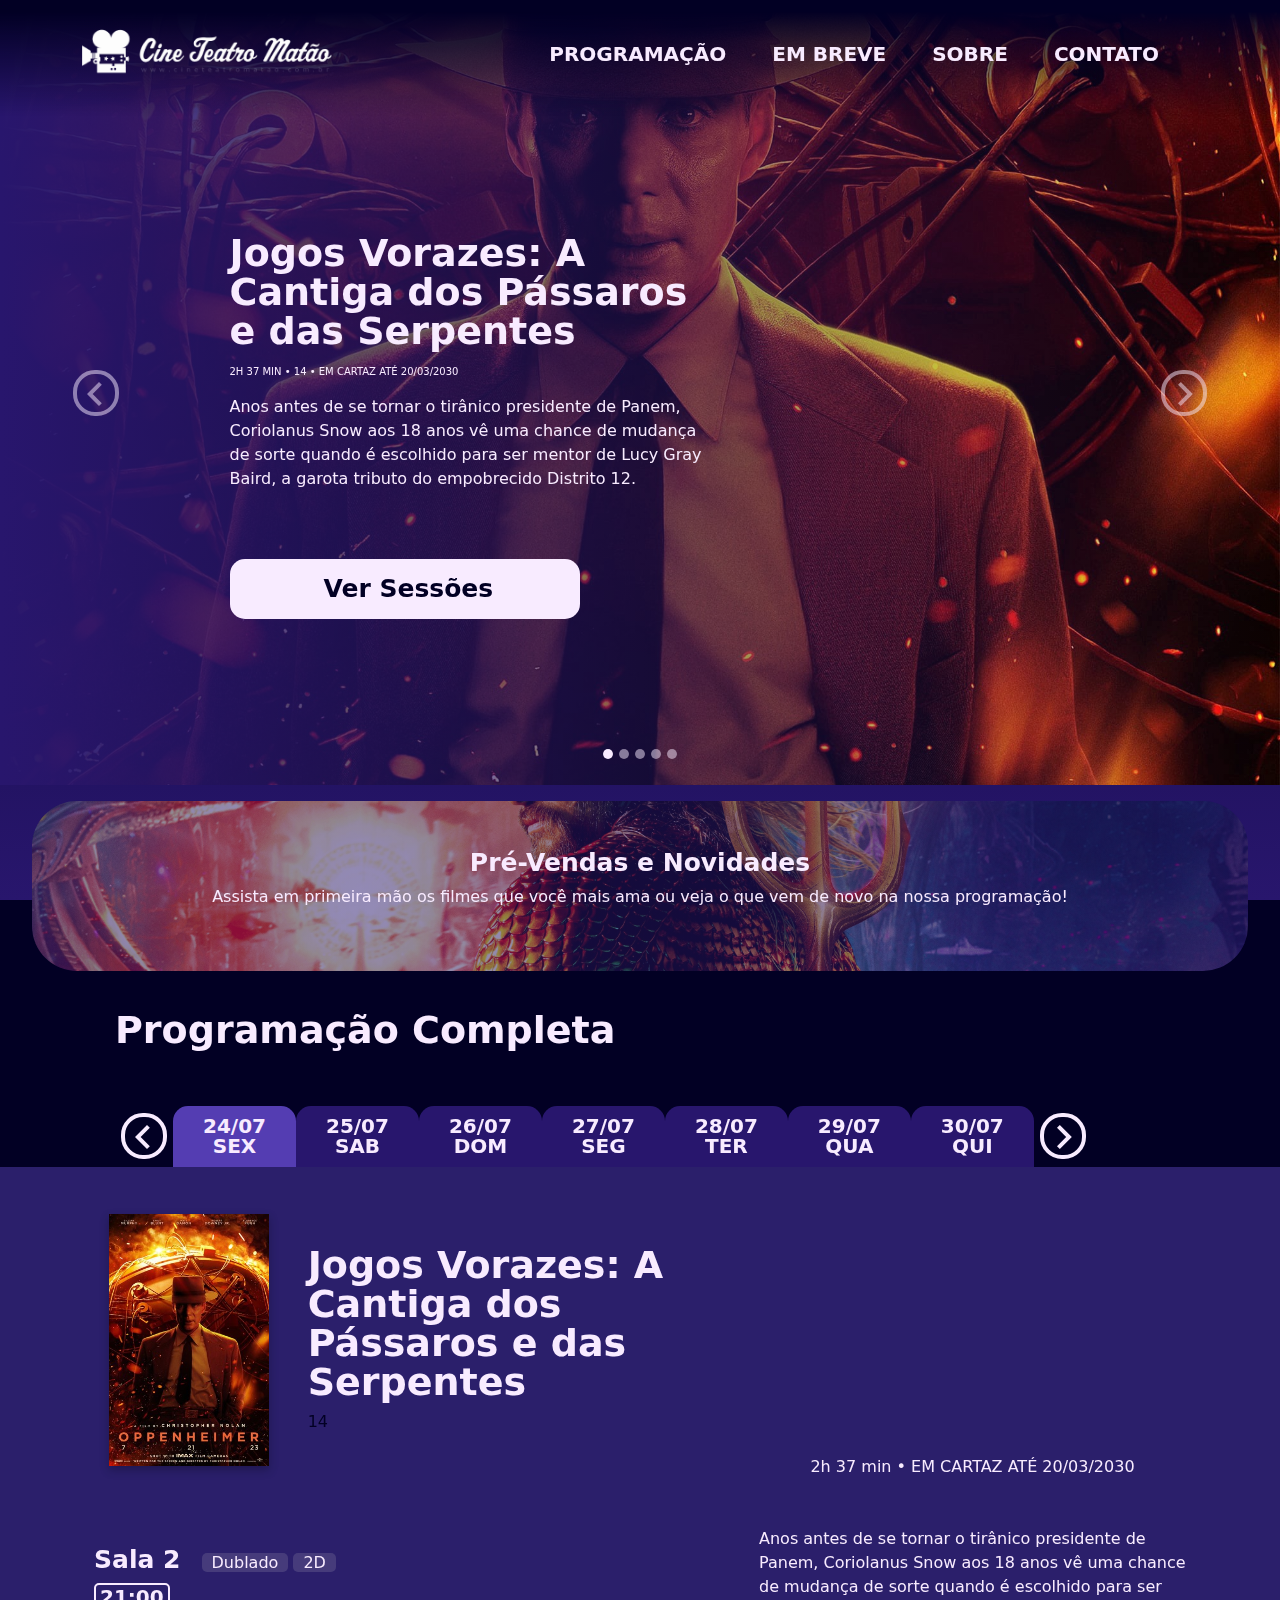
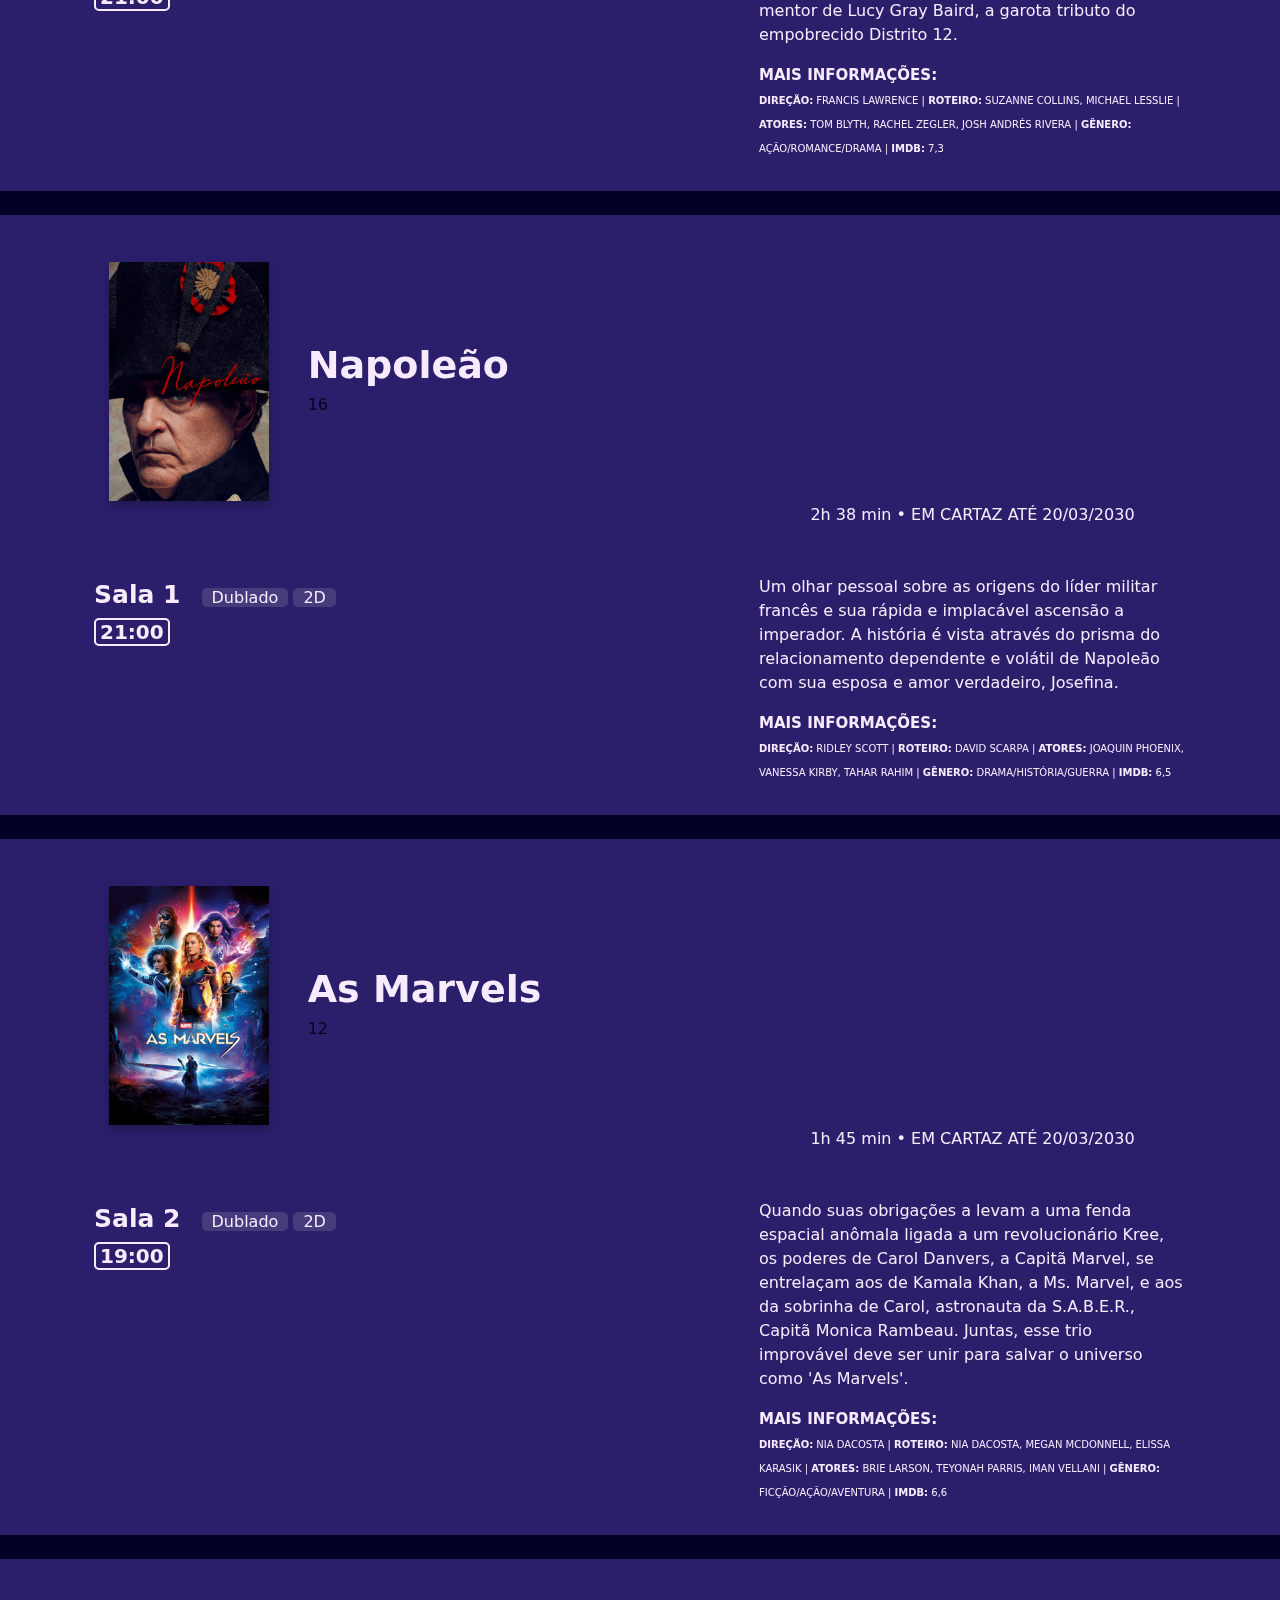
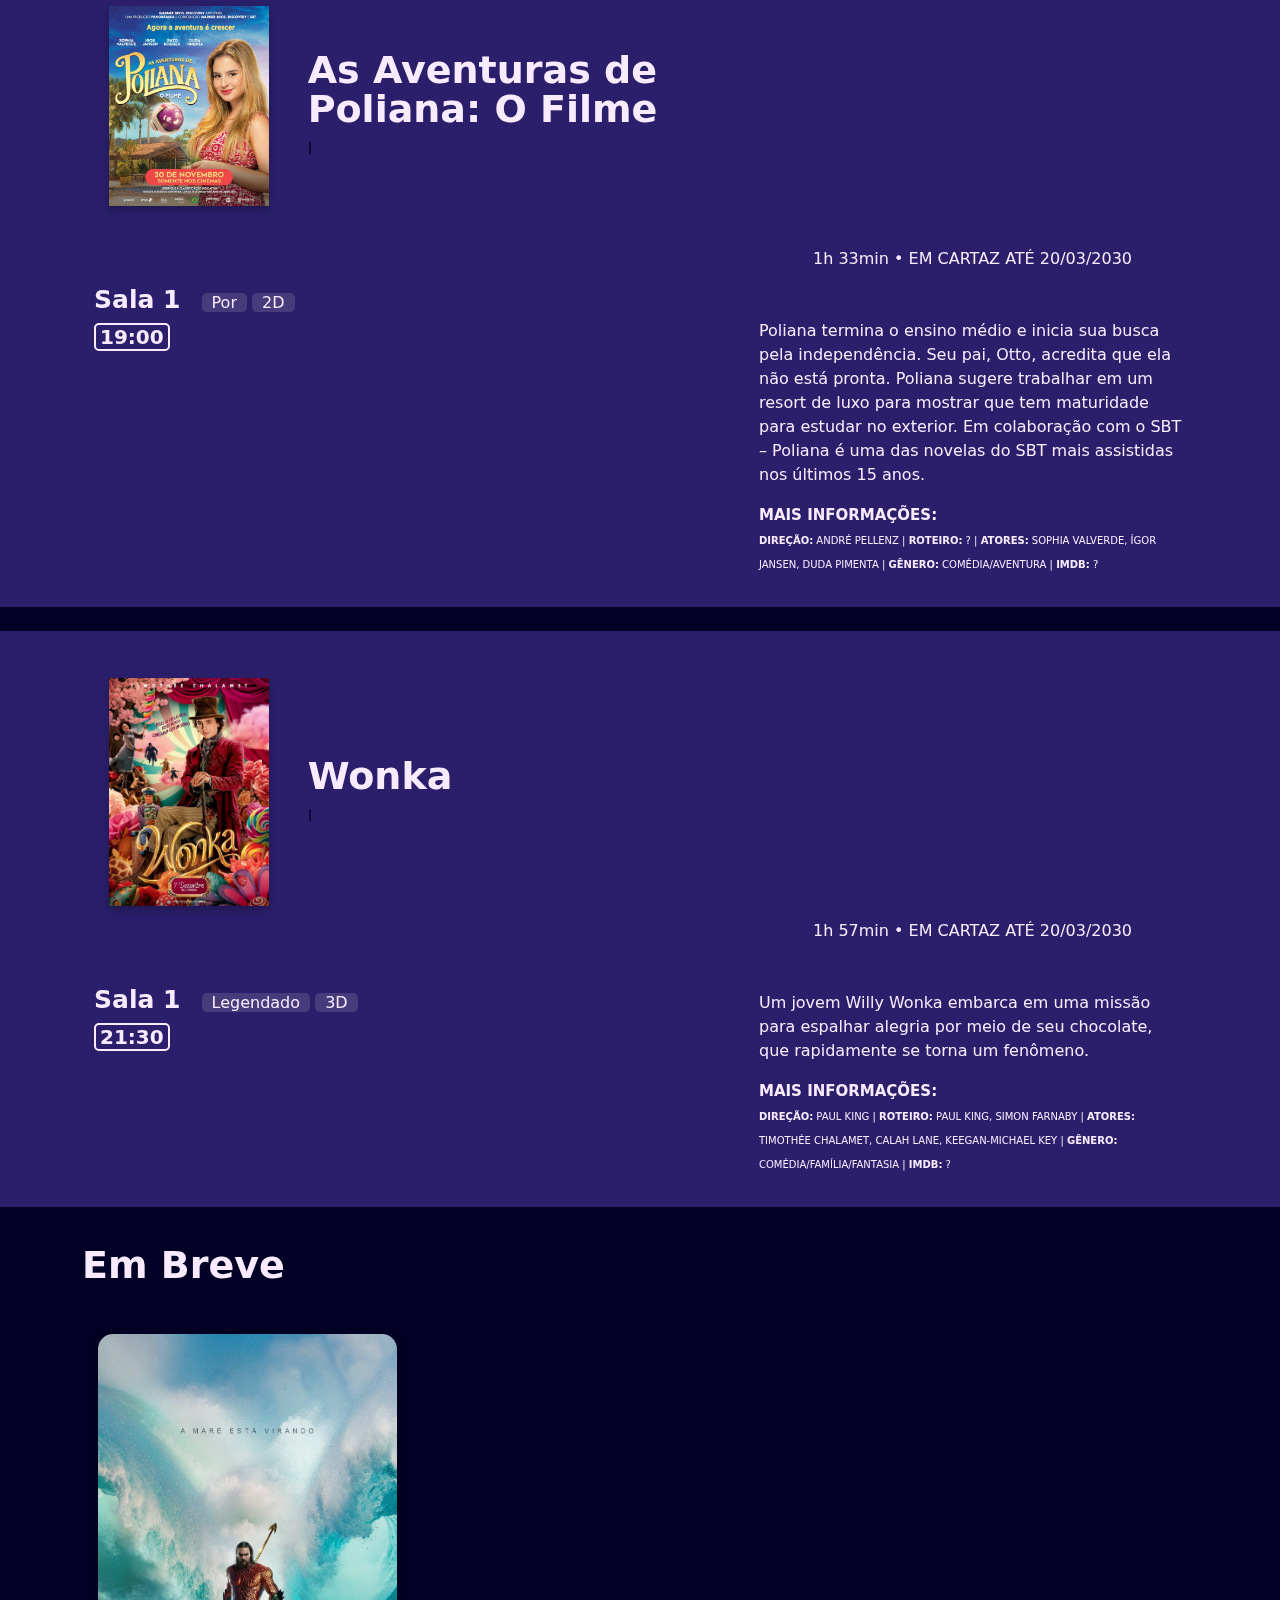
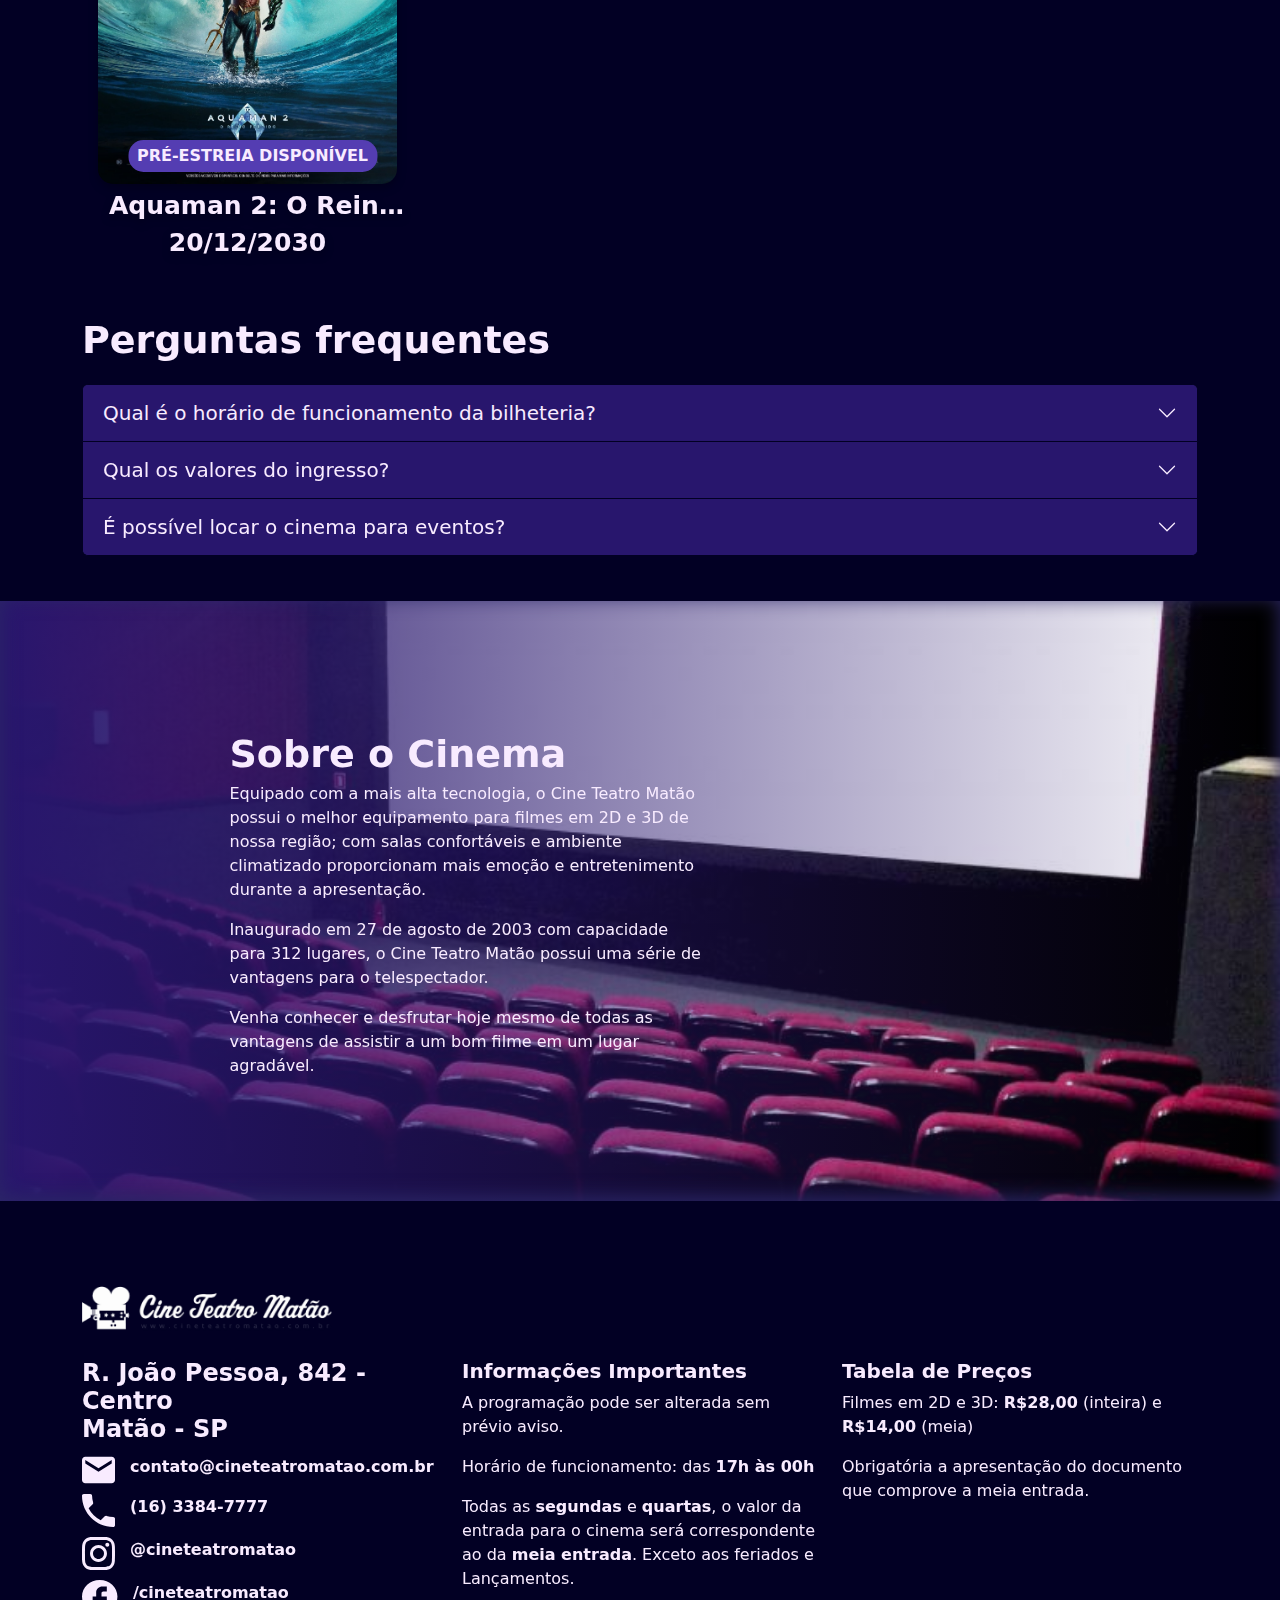
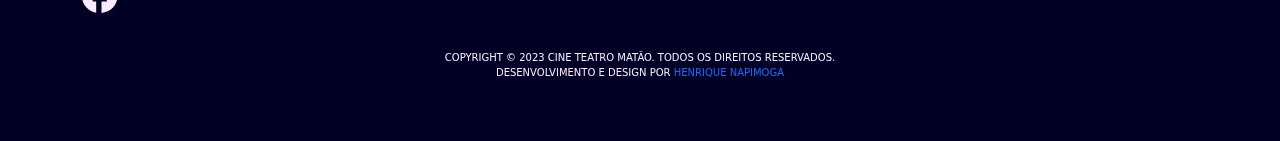
<file: index.html>
<!DOCTYPE html>
<html lang="pt-BR">
<head>
    <meta charset="UTF-8">
    <meta name="description" content="O seu melhor cinema em Matão!">
    <meta name="viewport" content="width=device-width, initial-scale=1.0">
    <link rel="stylesheet" href="https://cdnjs.cloudflare.com/ajax/libs/bootstrap/5.3.0/css/bootstrap.min.css">
    <link href="styles/style.css" rel="stylesheet"/>
    <link rel="stylesheet" href="https://fonts.googleapis.com/css?family=Poppins:300,400,500,600,700,900">
    <link rel="preconnect" href="https://www.youtube-nocookie.com/">
    <title>Cineteatro Matão</title>
</head>
<body>
<div class="gradient-background"></div>
<!--

<div class="container" style="background-color: rgba(84, 61, 178, 0.50);">
    <div class="row mb-3 text-start">
        <div class="col-lg-8" style="background-color: rgba(84, 61, 178, 0.50);">
            <div class="row">
                <div class="col-sm-3">
                    <div class="dropshadow openModal col-md-6 d-none d-sm-block" role="button" data-bs-toggle="modal" data-bs-target="#infoModal" data-bs-uuid="${filme.uuid}">
                        <img src="images/${filme.uuid}_poster.jpg" alt="Poster de $titulo" style="max-width: 146px; height: auto;">
                    </div>
                </div>
                <div class="col-sm-6">
                    <h1>${filme.titulo}</h1>
                    <div class="d-flex justify-content-between align-items-center d-lg-none mb-3">
                        <p class="small d-inline">${filme.tempo} &bull; CLASS. ${filme.class} &bull; EM CARTAZ AT&Eacute; ${filme.fim}</p>
                        <a class="info-desktop openModal col-2 d-inline" aria-label="Ver informações sobre o filme" data-bs-toggle="modal" data-bs-target="#infoModal" data-bs-uuid="${filme.uuid}">
                            <svg xmlns="http://www.w3.org/2000/svg" width="25" height="26" viewBox="0 0 25 25" fill="none">
                                <path d="M11.25 6.27621H13.75V8.77621H11.25V6.27621ZM11.25 11.2762H13.75V18.7762H11.25V11.2762ZM12.5 0.0262146C5.6 0.0262146 0 5.62621 0 12.5262C0 19.4262 5.6 25.0262 12.5 25.0262C19.4 25.0262 25 19.4262 25 12.5262C25 5.62621 19.4 0.0262146 12.5 0.0262146ZM12.5 22.5262C6.9875 22.5262 2.5 18.0387 2.5 12.5262C2.5 7.01371 6.9875 2.52621 12.5 2.52621C18.0125 2.52621 22.5 7.01371 22.5 12.5262C22.5 18.0387 18.0125 22.5262 12.5 22.5262Z" fill="#F8EBFF"/>
                            </svg>
                        </a>
                    </div>
                </div>
            </div>
            <div class="mb-3">
                ${generateSessionHTML(filme.sessoes[dia])}
            </div>
        </div>
        <div class="col-lg-4 d-none d-lg-block">
            <div style="padding-top: 64px">
                <iframe style="display: block; margin-left: auto; margin-right: 0;" width=100% height=100% src="https://www.youtube-nocookie.com/embed/${filme.trailer}" title="YouTube video player" allow="accelerometer; autoplay; clipboard-write; encrypted-media; gyroscope; picture-in-picture; web-share" allowfullscreen></iframe>
            </div>
            <p class="text-center">${filme.tempo} &bull; CLASS. ${filme.class} &bull; EM CARTAZ AT&Eacute; ${filme.fim}</p>
            <p>${filme.sinopse}</p>
            <span class="small" style="font-size:15px"><strong>MAIS INFORMA&Ccedil;&Otilde;ES:</strong></span><br>
            <span class="small"><strong>DIRE&Ccedil;&Atilde;O:</strong> ${filme.direcao} | <strong>ROTEIRO:</strong> ${filme.roteiro} | <strong>ATORES:</strong> ${filme.atores} | <strong>G&Ecirc;NERO:</strong> ${filme.genero} | <strong>IMDB:</strong> ${filme.imdb}</span>

        </div>
    </div>
</div>
-->

<nav class="navbar navbar-expand-lg" style="background: linear-gradient(180deg, #020024 9.9%, rgba(2, 0, 36, 0.00) 100%); position: absolute; z-index: 2; width: 100%;">
    <div class="container">
        <a class="navbar-brand">
            <img style="width: 250px; height: auto;" src="images/logo.png" alt="Logo Cine Teatro Matão">
        </a>
        <a class="navbar-toggler" type="button" data-bs-toggle="offcanvas" data-bs-target="#navbar" aria-controls="navbar" aria-label="Abrir navegação">
            <svg xmlns="http://www.w3.org/2000/svg" width="30" height="18" viewBox="0 0 30 18" fill="#F8EBFF">
                <path d="M0 17.0068H30V14.1858H0V17.0068ZM0 9.9544H30V7.13345H0V9.9544ZM0 0.0810852V2.90203H30V0.0810852H0Z" fill="#F8EBFF"/>
            </svg>
        </a>
        <div class="offcanvas offcanvas-end" style="background-color: #28166D" tabindex="-1" id="navbar" aria-labelledby="navbarLabel">
            <div class="offcanvas-header">
                <img style="width: 250px; height: auto;" src="images/logo.png" alt="Logo Cine Teatro Matão">
                <button type="button" class="btn-close btn-close-white" data-bs-dismiss="offcanvas" aria-label="Fechar"></button>
            </div>
            <div class="offcanvas-body">
                <ul class="navbar-nav flex-grow-1 pe-3 justify-content-end">
                    <li class="nav-item"><a class="nav-link" href="#prog"><h5 data-bs-dismiss="offcanvas">PROGRAMA&Ccedil;&Atilde;O</h5></a></li>
                    <li class="nav-item"><a class="nav-link" href="#em-breve"><h5 data-bs-dismiss="offcanvas">EM BREVE</h5></a></li>
                    <li class="nav-item"><a class="nav-link" href="#sobre"><h5 data-bs-dismiss="offcanvas">SOBRE</h5></a></li>
                    <li class="nav-item"><a class="nav-link" href="#contato"><h5 data-bs-dismiss="offcanvas">CONTATO</h5></a></li>
                </ul>
            </div>
        </div>
    </div>
</nav>
<section>
    <div id="filmCarousel" class="carousel slide" data-bs-ride="carousel" style="position: relative; z-index: 1;">
        <div class="carousel-inner" id="carouselInner"></div>
        <button class="carousel-control-prev" type="button" data-bs-target="#filmCarousel" data-bs-slide="prev" aria-label="Mudar filme">
            <svg xmlns="http://www.w3.org/2000/svg" width="46" height="46" viewBox="0 0 46 46" fill="none">
                <path d="M28.82 33.18L19.66 24L28.82 14.82L26 12L14 24L26 36L28.82 33.18Z" fill="#F8EBFF"/>
                <path d="M2 22C2 10.9543 10.9543 2 22 2H24C35.0457 2 44 10.9543 44 22V24C44 35.0457 35.0457 44 24 44H22C10.9543 44 2 35.0457 2 24V22Z" stroke="#F8EBFF" stroke-width="4"/>
            </svg>
        </button>
        <button class="carousel-control-next" type="button" data-bs-target="#filmCarousel" data-bs-slide="next" aria-label="Mudar filme">
            <svg xmlns="http://www.w3.org/2000/svg" width="46" height="46" viewBox="0 0 46 46" fill="none">
                <path d="M17 33.18L26.16 24L17 14.82L19.82 12L31.82 24L19.82 36L17 33.18Z" fill="#F8EBFF"/>
                <path d="M2 22C2 10.9543 10.9543 2 22 2H24C35.0457 2 44 10.9543 44 22V24C44 35.0457 35.0457 44 24 44H22C10.9543 44 2 35.0457 2 24V22Z" stroke="#F8EBFF" stroke-width="4"/>
            </svg>
        </button>
        <div class="carousel-indicators" id="carousel-indicators"></div>
    </div>
</section>
<section>
    <a href="#em-breve" class="banner" id="banner-breve" style="padding: 45px 0">
        <h2>Pr&eacute;-Vendas e Novidades</h2>
        <p>Assista em primeira m&atilde;o os filmes que voc&ecirc; mais ama ou veja o que vem de novo na nossa programa&ccedil;&atilde;o!</p>
    </a>
</section>
<section>
    <h1 class="pd45 container mt-4" id="prog">Programa&ccedil;&atilde;o Completa</h1>
    <div class="date-carousel container mt-4" id="dateCarousel">
        <div class="d-flex overflow-auto flex-nowrap">
            <button class="date-button mobile-hide" onclick="changeDate(-1)" aria-label="Dia anterior">
            <svg xmlns="http://www.w3.org/2000/svg" width="46" height="46" viewBox="0 0 46 46" fill="none">
                <path d="M28.82 33.18L19.66 24L28.82 14.82L26 12L14 24L26 36L28.82 33.18Z" fill="#F8EBFF"/>
                <path d="M2 22C2 10.9543 10.9543 2 22 2H24C35.0457 2 44 10.9543 44 22V24C44 35.0457 35.0457 44 24 44H22C10.9543 44 2 35.0457 2 24V22Z" stroke="#F8EBFF" stroke-width="4"/>
            </svg>
            </button>
            <button class="date-item numero active" onclick="selectDate(0)"></button>
            <button class="date-item numero" onclick="selectDate(1)"></button>
            <button class="date-item numero" onclick="selectDate(2)"></button>
            <button class="date-item numero" onclick="selectDate(3)"></button>
            <button class="date-item numero" onclick="selectDate(4)"></button>
            <button class="date-item numero" onclick="selectDate(5)"></button>
            <button class="date-item numero" onclick="selectDate(6)"></button>
            <button class="date-button mobile-hide" onclick="changeDate(1)" aria-label="Dia posterior">
            <svg xmlns="http://www.w3.org/2000/svg" width="46" height="46" viewBox="0 0 46 46" fill="none">
                <path d="M17 33.18L26.16 24L17 14.82L19.82 12L31.82 24L19.82 36L17 33.18Z" fill="#F8EBFF"/>
                <path d="M2 22C2 10.9543 10.9543 2 22 2H24C35.0457 2 44 10.9543 44 22V24C44 35.0457 35.0457 44 24 44H22C10.9543 44 2 35.0457 2 24V22Z" stroke="#F8EBFF" stroke-width="4"/>
            </svg>
        </button>
        </div>
    </div>
</section>
<div id="programacao" style="margin-top: -40px"></div>
<section>
    <div class="container mt-4">
        <h1 id="em-breve" style="padding-top: 15px">Em Breve</h1>
        <div class="d-flex overflow-auto flex-nowrap cartazes" id="em-breve-elements"></div>
    </div>
</section>
<section>
    <div class="container mt-4">
        <h1 style="padding-bottom: 16px">Perguntas frequentes</h1>
        <div class="accordion" id="accordionFAQ"></div>
    </div>
</section>
<section>
    <div class="sobre" id="sobre">
        <div class="carousel-caption container mt-4" style="top: 65px">
            <h1>Sobre o Cinema</h1>
            <p>Equipado com a mais alta tecnologia, o Cine Teatro Mat&atilde;o possui o melhor equipamento para filmes em 2D e 3D de nossa regi&atilde;o; com salas confort&aacute;veis e ambiente climatizado proporcionam mais emo&ccedil;&atilde;o e entretenimento durante a apresenta&ccedil;&atilde;o.</p>
            <p> Inaugurado em 27 de agosto de 2003 com capacidade para 312 lugares, o Cine Teatro Mat&atilde;o possui uma s&eacute;rie de vantagens para o telespectador.</p>
            <p> Venha conhecer e desfrutar hoje mesmo de todas as vantagens de assistir a um bom filme em um lugar agrad&aacute;vel.</p>
        </div>
    </div>
</section>
<footer>
    <div class="container mt-4" id="contato">
        <img src="images/logo.png" style="width: 250px; height: auto;" alt="Logo Cine Teatro Matão">
        <div class="row justify-content-evenly">
            <div class="col-sm-4">
                <h3>R. Jo&atilde;o Pessoa, 842 - Centro<br>Mat&atilde;o - SP</h3>
                <div class="contato">
                    <a href="mailto:contato@cineteatromatao.com.br" class="link-contato">
                    <svg preserveAspectRatio="xMidYMid meet" xmlns="http://www.w3.org/2000/svg" width="33" height="28" viewBox="0 0 33 28" fill="none">
                        <path d="M29.7 0.800049H3.3C1.485 0.800049 0.0165 2.28505 0.0165 4.10005L0 23.9C0 25.715 1.485 27.2 3.3 27.2H29.7C31.515 27.2 33 25.715 33 23.9V4.10005C33 2.28505 31.515 0.800049 29.7 0.800049ZM29.7 7.40005L16.5 15.65L3.3 7.40005V4.10005L16.5 12.35L29.7 4.10005V7.40005Z" fill="#F8EBFF"/>
                    </svg>
                    <h5>contato@cineteatromatao.com.br</h5></a>
                </div>
                <div class="contato">
                    <a href="tel:1633847777">
                    <svg preserveAspectRatio="xMidYMid meet" xmlns="http://www.w3.org/2000/svg" width="33" height="33" viewBox="0 0 33 33" fill="none">
                        <path d="M6.63667 14.2817C9.27667 19.47 13.53 23.705 18.7183 26.3633L22.7517 22.33C23.2467 21.835 23.98 21.67 24.6217 21.89C26.675 22.5683 28.8933 22.935 31.1667 22.935C32.175 22.935 33 23.76 33 24.7683V31.1667C33 32.175 32.175 33 31.1667 33C13.9517 33 0 19.0483 0 1.83333C0 0.825 0.825 0 1.83333 0H8.25C9.25833 0 10.0833 0.825 10.0833 1.83333C10.0833 4.125 10.45 6.325 11.1283 8.37833C11.33 9.02 11.1833 9.735 10.67 10.2483L6.63667 14.2817Z" fill="#F8EBFF"/>
                    </svg>
                    <h5>(16) 3384-7777</h5></a>
                </div>
                <div class="contato">
                    <a href="https://instagram.com/cineteatromatao">
                    <svg preserveAspectRatio="xMidYMid meet" xmlns="http://www.w3.org/2000/svg" width="33" height="33" viewBox="0 0 33 33" fill="none">
                        <path d="M16.5 2.97303C20.9057 2.97303 21.4275 2.9898 23.1674 3.06918C24.7761 3.1426 25.6497 3.4114 26.2312 3.6373C27.0013 3.93662 27.5511 4.29424 28.1284 4.87159C28.7058 5.44895 29.0634 5.99866 29.3626 6.76877C29.5886 7.35025 29.8574 8.22392 29.9308 9.83258C30.0102 11.5725 30.027 12.0943 30.027 16.5C30.027 20.9057 30.0102 21.4276 29.9308 23.1674C29.8574 24.7761 29.5886 25.6498 29.3626 26.2313C29.0634 27.0014 28.7058 27.5511 28.1284 28.1285C27.5511 28.7058 27.0013 29.0634 26.2312 29.3627C25.6497 29.5887 24.7761 29.8575 23.1674 29.9309C21.4278 30.0103 20.9059 30.027 16.5 30.027C12.094 30.027 11.5722 30.0103 9.83258 29.9309C8.22385 29.8575 7.35019 29.5887 6.76877 29.3627C5.99859 29.0634 5.44888 28.7058 4.87153 28.1285C4.29417 27.5511 3.93656 27.0014 3.6373 26.2313C3.41134 25.6498 3.14254 24.7761 3.06912 23.1675C2.98973 21.4276 2.97297 20.9057 2.97297 16.5C2.97297 12.0943 2.98973 11.5725 3.06912 9.83265C3.14254 8.22392 3.41134 7.35025 3.6373 6.76877C3.93656 5.99866 4.29417 5.44895 4.87153 4.87159C5.44888 4.29424 5.99859 3.93662 6.76877 3.6373C7.35019 3.4114 8.22385 3.1426 9.83252 3.06918C11.5724 2.9898 12.0943 2.97303 16.5 2.97303ZM16.5 0C12.0188 0 11.457 0.0189941 9.69707 0.0992932C7.94077 0.179461 6.74139 0.458347 5.69181 0.866261C4.60679 1.28793 3.68662 1.85212 2.76934 2.7694C1.85205 3.68669 1.28786 4.60685 0.866196 5.69187C0.458281 6.74146 0.179396 7.94084 0.0992277 9.69714C0.0189286 11.457 0 12.0189 0 16.5C0 20.9812 0.0189286 21.5431 0.0992277 23.3029C0.179396 25.0592 0.458281 26.2586 0.866196 27.3082C1.28786 28.3931 1.85205 29.3134 2.76934 30.2307C3.68662 31.1479 4.60679 31.7121 5.69181 32.1338C6.74139 32.5417 7.94077 32.8206 9.69707 32.9008C11.457 32.9811 12.0188 33 16.5 33C20.9811 33 21.543 32.9811 23.3029 32.9008C25.0592 32.8206 26.2585 32.5417 27.3081 32.1338C28.3931 31.7121 29.3133 31.1479 30.2306 30.2307C31.1479 29.3134 31.7121 28.3932 32.1337 27.3082C32.5417 26.2586 32.8205 25.0592 32.9007 23.3029C32.981 21.5431 33 20.9812 33 16.5C33 12.0189 32.981 11.457 32.9007 9.69714C32.8205 7.94084 32.5417 6.74146 32.1337 5.69187C31.7121 4.60685 31.1479 3.68669 30.2306 2.7694C29.3133 1.85212 28.3931 1.28793 27.3081 0.866261C26.2585 0.458347 25.0592 0.179461 23.3029 0.0992932C21.543 0.0189941 20.9811 0 16.5 0ZM16.5 8.02703C11.8205 8.02703 8.02697 11.8205 8.02697 16.5C8.02697 21.1795 11.8205 24.973 16.5 24.973C21.1795 24.973 24.973 21.1795 24.973 16.5C24.973 11.8205 21.1795 8.02703 16.5 8.02703ZM16.5 22.0001C13.4624 22.0001 10.9999 19.5376 10.9999 16.5C10.9999 13.4625 13.4624 11 16.5 11C19.5375 11 22 13.4625 22 16.5C22 19.5376 19.5375 22.0001 16.5 22.0001ZM27.2877 7.69228C27.2877 8.78581 26.4013 9.67231 25.3077 9.67231C24.2142 9.67231 23.3277 8.78581 23.3277 7.69228C23.3277 6.59874 24.2142 5.71231 25.3077 5.71231C26.4013 5.71231 27.2877 6.59874 27.2877 7.69228Z" fill="#F8EBFF"/>
                    </svg>
                    <h5>@cineteatromatao</h5></a>
                </div>
                <div class="contato">
                    <a href="https://www.facebook.com/profile.php?id=100057220939556">
                    <svg preserveAspectRatio="xMidYMid meet" xmlns="http://www.w3.org/2000/svg" width="36" height="33" viewBox="0 0 36 33" fill="none">
                        <path d="M35.4444 16.5414C35.4444 7.41053 27.5049 0 17.7222 0C7.93956 0 0 7.41053 0 16.5414C0 24.5474 6.09644 31.2135 14.1778 32.7519V21.5038H10.6333V16.5414H14.1778V12.406C14.1778 9.21353 16.9602 6.61654 20.3806 6.61654H24.8111V11.5789H21.2667C20.2919 11.5789 19.4944 12.3233 19.4944 13.2331V16.5414H24.8111V21.5038H19.4944V33C28.4442 32.1729 35.4444 25.1263 35.4444 16.5414Z" fill="#F8EBFF"/>
                    </svg>
                    <h5>/cineteatromatao</h5></a>
                </div>
            </div>
            <div class="col-sm-4">
                <h5>Informa&ccedil;&otilde;es Importantes</h5>
                <p>A programa&ccedil;&atilde;o pode ser alterada sem pr&eacute;vio aviso.</p>
                <p>Hor&aacute;rio de funcionamento: das <strong>17h &agrave;s 00h</strong></p>
                <p>Todas as <strong>segundas</strong> e <strong>quartas</strong>, o valor da entrada para o cinema ser&aacute; correspondente ao da <strong>meia entrada</strong>. Exceto aos feriados e Lan&ccedil;amentos.</p>
            </div>
            <div class="col-sm-4">
                <h5>Tabela de Pre&ccedil;os</h5>
                <p>Filmes em 2D e 3D: <strong>R$28,00</strong> (inteira) e <strong>R$14,00</strong> (meia)</p>
                <p>Obrigat&oacute;ria a apresenta&ccedil;&atilde;o do documento que comprove a meia entrada.</p>
            </div>
        </div>
    </div>
    <p class="small text-center" style="padding-top: 32px">Copyright &copy; 2023 Cine Teatro Mat&atilde;o. Todos os direitos reservados.<br>Desenvolvimento e design por <a href="https://github.com/Henriicoo/cinema-website">Henrique Napimoga</a></p>
</footer>
<div class="modal fade" id="infoModal" tabindex="-1" aria-labelledby="infoModalLabel" aria-hidden="true">
    <div class="modal-dialog modal-xl modal-fullscreen-sm-down">
        <div class="modal-content">
            <div class="modal-header">
                <button type="button" class="btn-close btn-close-white" data-bs-dismiss="modal" aria-label="Close"></button>
            </div>
            <div class="modal-body row justify-content-center clearfix" id="filmeInfoModal"></div>
        </div>
    </div>
</div>
<script src="https://cdn.jsdelivr.net/npm/bootstrap@5.3.1/dist/js/bootstrap.bundle.min.js" integrity="sha384-HwwvtgBNo3bZJJLYd8oVXjrBZt8cqVSpeBNS5n7C8IVInixGAoxmnlMuBnhbgrkm" crossorigin="anonymous"></script>
<script src="scripts/main.js"></script>
</body>
</html>
</file>
<file: styles/style.css>
body {
  color: #020024;
  background-color: #020024;
}
html, body {
  max-width: 100%;
  overflow-x: hidden;
}
::-webkit-scrollbar {
  width: 10px;
  height: 10px;
}
::-webkit-scrollbar-track {
  background: linear-gradient(0deg, #201257 0%, #1A0E46 100%);
}
::-webkit-scrollbar-thumb {
  background-color: rgba(84, 61, 178, 0.5);
  border-radius: 15px;
}
h1 {
  color: #F8EBFF;
  font-size: 38px;
  font-weight: 900;
  line-height: 103%;
  left: 43px;
}
h2 {
  color: #F8EBFF;
  font-size: 25px;
  font-style: normal;
  font-weight: 600;
  line-height: normal;
}
h3 {
  color: #F8EBFF;
  font-size: 24px;
  font-style: normal;
  font-weight: 700;
  line-height: normal;
}
h4 {
  color: #F8EBFF;
  font-size: 24px;
  font-style: normal;
  font-weight: 400;
}
h5 {
  color: #F8EBFF;
  font-size: 20px;
  font-style: normal;
  font-weight: 600;
  line-height: normal;
}
p {
  color: #F8EBFF;
  font-size: 16px;
  font-style: normal;
  font-weight: 500;
}
.p18 {
  color: #F8EBFF;
  font-size: 18px;
  font-style: normal;
  font-weight: 500;
}
.small {
  color: #F8EBFF;
  font-size: 10px;
  font-weight: 300;
  text-transform: uppercase;
}
.numero {
  color: #F8EBFF;
  text-align: center;
  font-size: 20px;
  font-style: normal;
  font-weight: 700;
  line-height: 101%;
  text-transform: uppercase;
}
img {pointer-events: none;}
.gradient-background {
  position: fixed;
  top: 0;
  left: 0;
  width: 100%;
  height: 100%;
  background: linear-gradient(0deg, #28166D 0%, #020024 100%);
  z-index: -1;
  pointer-events: none;
}
.navbar-toggler {
  border: none;
}
.navbar-toggler svg {
  fill: #F8EBFF;
}
button {
  border: none;
}
.header-button {
  text-decoration: none;
  color: #F8EBFF;
  text-transform: lowercase;
}
nav li:hover, nav a:hover {
  color: #BAB0BF;
}
header {
  position: relative;
  background: #020024;
  box-shadow: 0 4px 3px 0 #020024;
  z-index: 1;
}
.btn {
  border-radius: 15px;
  padding: 10px 30%;
  max-width: 350px;
  white-space: nowrap;
  background: #F8EBFF;
  font-size: 25px;
  font-style: normal;
  font-weight: 600;
  color: #020024;
  text-align: center;
}
.btn:hover {
  background: #BAB0BF;
  color: rgba(2, 0, 36, 0.80);
}
#filmCarousel {overflow: hidden;}
#filmCarousel .carousel-inner .carousel-item img {
  width: 100%;
  height: 785px;
  object-fit: cover;
}
#filmCarousel .carousel-inner .carousel-item::before {
  content: "";
  position: absolute;
  top: 0;
  left: 0;
  right: 0;
  bottom: 0;
  background: linear-gradient(to right, #28166D, #28166D00);
  z-index: 0;
}
.carousel-caption {
  position: absolute;
  max-width: 570px;
  max-height: 363px;
  top: 165px;
  left: 43px;
  width: calc(100% - 63px);
  color: #f8ebff;
  text-align: left;
  z-index: 2;
  padding: 45px;
  right: 30%;
}
.carousel-control-prev:hover, .carousel-control-next:hover {fill: #ffffff;}
.carousel-btn {
  position: absolute;
  top: 370px;
  left: 0;
  width: 100%;
  max-width: 400px;
  display: flex;
  justify-content: left;
  padding: 0 45px;
}
.banner {
  background-size: cover;
  background-position: center center;
  width: 95vw;
  height: 170px;
  border-radius: 45px;
  text-align: center;
  margin: 16px auto;
  display: flex;
  flex-direction: column;
  justify-content: center;
  align-items: center;
  text-decoration: none;
  transition: opacity 300ms;
}
.banner:hover {
  opacity: 0.8;
}
.cartazes {
  margin: 16px auto;
  padding: 16px 0;
  left: 43px;
}
.cartazes ::-webkit-scrollbar {
  height: 10px;
}
.cartaz .img-cartaz {
  width: 299px;
  height: 450px;
  background-size: cover;
  background-position: center center;
  border-radius: 15px;
}
.cartaz-texto {
  display: -webkit-box;
  width: 299px;
  -webkit-box-orient: vertical;
  -webkit-line-clamp: 1;
  text-align: center;
}
.cartazes .titulo {
  display: -webkit-box;
  width: 309px;
  -webkit-box-orient: vertical;
  -webkit-line-clamp: 1;

  overflow: hidden;
  text-align: center;
  text-overflow: ellipsis;
}
.cartazes a {
  text-decoration: none;
}
.cartaz {
  position: relative;
  padding: 16px 16px;
}
.image-container {
  position: relative;
  display: inline-block;
}
.img-cartaz {
  display: block;
  width: 100%;
  height: auto;
}
.cartaz-detalhes {
  position: absolute;
  top: 50%;
  left: 50%;
  transform: translate(-50%, -50%);
  text-align: center;
  padding: 10px;
}
.sobre {
  position: relative;
  width: 100vw;
  min-height: 600px;
  display: block;
  overflow: auto;
  background-image: linear-gradient(to right, #28166D, #28166D00), url('../images/cinema.jpg');
  background-size: cover;
  background-position: center center;
  box-shadow: 0 -4px 20px 0 #2c2767 inset;
}
@media (max-width: 767px) {
  .sobre p {
    font-size: 15px;
  }
  .sobre .carousel-caption {
    top: 15px;
    padding: 0;
    margin: auto;
    text-align: justify;
    align-items: center;
    justify-content: center;
  }
  .cartaz .img-cartaz {
    width: 150px;
    height: 225px;
  }
  .cartaz-texto {
    width: 150px;
    font-size: 20px;
  }
  .cartazes .titulo {
    width: 150px;
  }
  .cartazes {
    margin: 0 auto;
    padding: 0;
  }
  .cartaz .pre-estreia {
    width: 130px;
    height: 40px;
    bottom: 90px;
  }
  .pre-estreia p {
    font-size: 12px;
  }
  .carousel-caption {
    text-align: justify;
    justify-content: center;
  }
  .carousel-btn {
    justify-content: center;
  }
  #filmCarousel .carousel-inner .carousel-item::before {
    background: linear-gradient(to top, #28166D, #28166D00);
  }
}
.desktop-hide {
  display: none;
}
.mobile-hide {
  display: block;
}
.filme {
  display: flex;
  width: 490px;
  flex-direction: column;
  justify-content: center;
  align-items: flex-start;
  gap: 6px;
  padding: 16px 0 15px 15px;
  background-color: rgba(44, 39, 103, 0.5);
  border-radius: 15px;
}
.filme .filme-header {
  display: flex;
  justify-content: space-between;
  align-items: center;
}
/*.filme h3 {
  width: 435px;
  flex-shrink: 0;
  overflow: hidden;
  text-overflow: ellipsis;
  white-space: nowrap;
}*/
.filme .cartaz {
  display: flex;
  width: 111px;
  height: 167px;
  padding: 10px;
  flex-direction: column;
  align-items: flex-start;
  gap: 10px;
}
.filme .filme-body {
  display: flex;
  align-items: flex-start;
}
.filme .sessoes {
  display: flex;
  width: 341px;
  height: 167px;
  padding-left: 16px;
  flex-direction: column;
  align-items: flex-start;
  gap: 3px;
}
.filme .sessao-head {
  display: flex;
  width: 331px;
  height: 27px;
  justify-content: space-between;
  align-items: flex-start;
  flex-shrink: 0;
}
#contato .contato {
  display: flex;
  flex-direction: column;
  align-items: flex-start;
}
#contato .contato a {
  display: flex;
  flex-direction: row;
  align-items: center;
  text-decoration: none;
}
@media (max-width: 500px) {
  #contato .contato svg {
    width: 15px;
  }
  .desktop-hide {
    display: block;
  }
  .mobile-hide {
    display: none;
  }
  .filme {
    width: 90vw;
    gap: 0.1vh;
    padding-left: 16px;
  }
  .filme h3 {
    width: 80vw;
  }
  .filme .img-cartaz {
    width: 22vw;
    height: 33px;
    padding: 10px;
    gap: 10px;
  }
  .filme .sessoes {
    width: 50vw;
    height: 33vw;
    padding-left: 16px;
    gap: 3px;
  }
  .filme .sessao-head {
    width: 50vw;
  }
  .pd45 {
    padding: 16px;
  }
  .navbar {
    background-color: #020024;
  }
  .banner {
    padding-top: 16px;
    padding-bottom: 0;
  }
  #filmCarousel .carousel-inner .carousel-item img {
    height: 70vh;
  }
  #filmCarousel {
    padding-bottom: 0;
  }
  .sinopse {
    display: none;
  }
  .carousel-caption h1 {
    text-align: center;
    font-size: clamp(20px,8vw,38px);
    display: -webkit-box;
    -webkit-box-orient: vertical;
    -webkit-line-clamp: 2;
    overflow: hidden;
    text-overflow: ellipsis;
    bottom: 5px;
  }
  .carousel-caption .small {
    bottom: 10px;
  }
  .btn {
    padding: 10px 50px;
    font-size: clamp(25px,5vw,25px);
  }
  .carousel-caption {
    padding: 60px 0;
    flex-direction: column;
    position: absolute;
    left: 50%;
    max-width: 570px;
    text-align: center;
    display: block;
    bottom: 30px;
    top: auto;
    transform: translateX(-50%);
  }
  .carousel-btn {
    position: absolute;
    display: block;
    top: auto;
    right: 0;
    bottom: 0;
    left: 0;
    margin: 0;
    padding: 0;
  }
  .sobre {
    background-image: linear-gradient(rgba(40, 22, 109, 0.7), rgba(40, 22, 109, 0.7)), url('../images/cinema.jpg');
  }
  .carousel-indicators {
    visibility: hidden;
  }
}
footer {
  padding: 45px 30px;
  margin: auto auto;
}
footer .contato {
  display: flex;
  align-items: center;
  gap: 22px;
  padding: 5px 0;
  overflow: hidden;
}
footer .contato h5 {
  display: inline;
  margin-left: 15px;
  font-size: clamp(10px,16px,18px);;
}
footer a {
  text-decoration: none;
}
.pd45 {
  padding: 16px 45px;
}
.date-carousel {
  display: flex;
  justify-content: flex-start !important;
  align-items: center;
  width: 100%;
  padding: 16px 45px;
  margin-right: auto;
  white-space: nowrap;
  overflow-x: auto;
  flex-direction: row;
}
.date-item {
  align-items: center;
  border-radius: 15px 15px 0 0;
  display: flex;
  flex-direction: column;
  padding: 10px 30px;
  position: relative;
  background-color: #28166D;
}
@media screen and (max-width: 900px) {
  .date-carousel {
    padding: 16px 0;
  }
}
.date-item.active {
  background-color: #543DB2;
}
.date-item.active:hover {
  background-color: #7560C1;
}
.date-item:hover {
  background-color: #52418A;
}
.date-button {
  background-color: transparent;
  fill: #f8ebff;
}
svg:hover {
  fill: rgba(248, 235, 255, 0.5);
}
.prog-box {
  background-color: #543DB2;
  width: 100vw;
  margin: -16px 0 0;
  padding: 16px 16px 65px;
}
#prog-box {
  display: grid;
  grid-template-columns: repeat(2, 1fr);
}
@media screen and (max-width: 1100px) {
  #prog-box {
    grid-template-columns: 1fr;
    display: flex;
    justify-content: center;
    align-items: center;
    flex-direction: column;
  }
}
.prog-box .dados {
  width: 425px;
}
.prog-box .cartaz {
  padding: 0;
}
.prog-box .img-cartaz {
  width: 113px; !important;
  height: 170px; !important;
  background-size: cover;
  background-position: center center;
  border-radius: 15px;
}
.sessao {
  display: flex;
  flex-wrap: wrap;
  gap: 10px;
  padding: 8px 0;
}
.horarios {
  display: flex;
  gap: 10px;
}
.sessao .numero {
  padding: 0 4px;
  border-radius: 5px;
  border: 2px solid #F8EBFF;
}
.sessao .sala {padding-right: 16px;}
.sessao .esp {margin-left: auto;}
.capt {text-transform: capitalize;}
.uppr {text-transform: uppercase;}
.pre-estreia {
  width: 249px;
  height: 31px;
  position: absolute;
  bottom: 110px;
  left: 50%;
  transform: translateX(-50%);
}
.pre-estreia p {
  text-align: center;
  background-color: #543DB2;
  border-radius: 15px;
  padding: 4px;
}
.popup-overlay {
  display: none;
  position: fixed;
  top: 0;
  left: 0;
  width: 100%;
  height: 100%;
  background-color: rgba(0, 0, 0, 0.7);
  z-index: 9999;
}
.popup-content {
  position: absolute;
  top: 50%;
  left: 50%;
  transform: translate(-50%, -50%);
  background-color: #543db1;
  padding: 20px;
  border-radius: 5px;
}
.close-popup {
  margin-top: 10px;
  cursor: pointer;
}
.accordion {
  padding-bottom: 45px;
  --bs-accordion-bg: #28166d;
}
.accordion-header, .accordion-button {
  font-weight: 500;
  font-size: 20px;
  color: #F8EBFF;
}
.accordion-button:not(.collapsed) {
  background-color: #543DB2;
  color: #F8EBFF;
}
.accordion-item {
  border-color: #020024;
  color: #F8EBFF;
  background-color: #2c2767;
  font-weight: 400;
  font-size: 16px;
}
.accordion-button::after,
.accordion-button:not(.collapsed)::after {
  background-image: url("data:image/svg+xml,%3csvg xmlns='http://www.w3.org/2000/svg' viewBox='0 0 16 16' fill='%23F8EBFF'%3e%3cpath fill-rule='evenodd' d='M1.646 4.646a.5.5 0 0 1 .708 0L8 10.293l5.646-5.647a.5.5 0 0 1 .708.708l-6 6a.5.5 0 0 1-.708 0l-6-6a.5.5 0 0 1 0-.708z'/%3e%3c/svg%3e");
}
.modal {
  --bs-modal-bg: #28166D;
  --bs-modal-header-border-color: #28166D;
}
.modal-body {
  padding: 32px;
}
.openModal:hover img {
  opacity: 60%;
  transition: 200ms;
}
a.openModal:hover {
  opacity: 60%;
  transition: 200ms;
}
.cartaz-detalhes {
  visibility: hidden;
}
.openModal:hover .cartaz-detalhes {
  visibility: visible;
  transition: 200ms;
}
.modal.fade .modal-dialog {
  -webkit-transition: -webkit-transform 0.3s ease-out;
  -moz-transition: -moz-transform 0.3s ease-out;
  -o-transition: -o-transform 0.3s ease-out;
  transition: transform 0.3s ease-out;
}
.modal.in .modal-dialog {}
.block-text,
.cartaz-detalhes {
  -webkit-user-select: none;
  -ms-user-select: none;
  user-select: none;
}
.navbar-nav > li{
  padding-left:15px;
  padding-right:15px;
}
.small strong {
  font-weight: 600;
}
.carousel-indicators [data-bs-target] {
  background-color: #F8EBFF;
  width: 10px;
  height: 10px;
  border-radius: 100%;
}
.tag {
  padding: 0 10px;
  border-radius: 5px;
  background: rgba(186, 176, 191, 0.20);
}
.tag-border {
  padding: 0 4px;
  border-radius: 5px;
  border: 2px solid #F8EBFF;
}
.dropshadow,
.cartaz,
iframe {
  filter: drop-shadow(0px 4px 4px rgba(0, 0, 0, 0.25));
}
.dropshadow img {
  padding: 15px;
}
@media (min-width: 992px) {
  .filme-bg {
    background: rgba(84, 61, 178, 0.50) !important
  }
}
</file>
